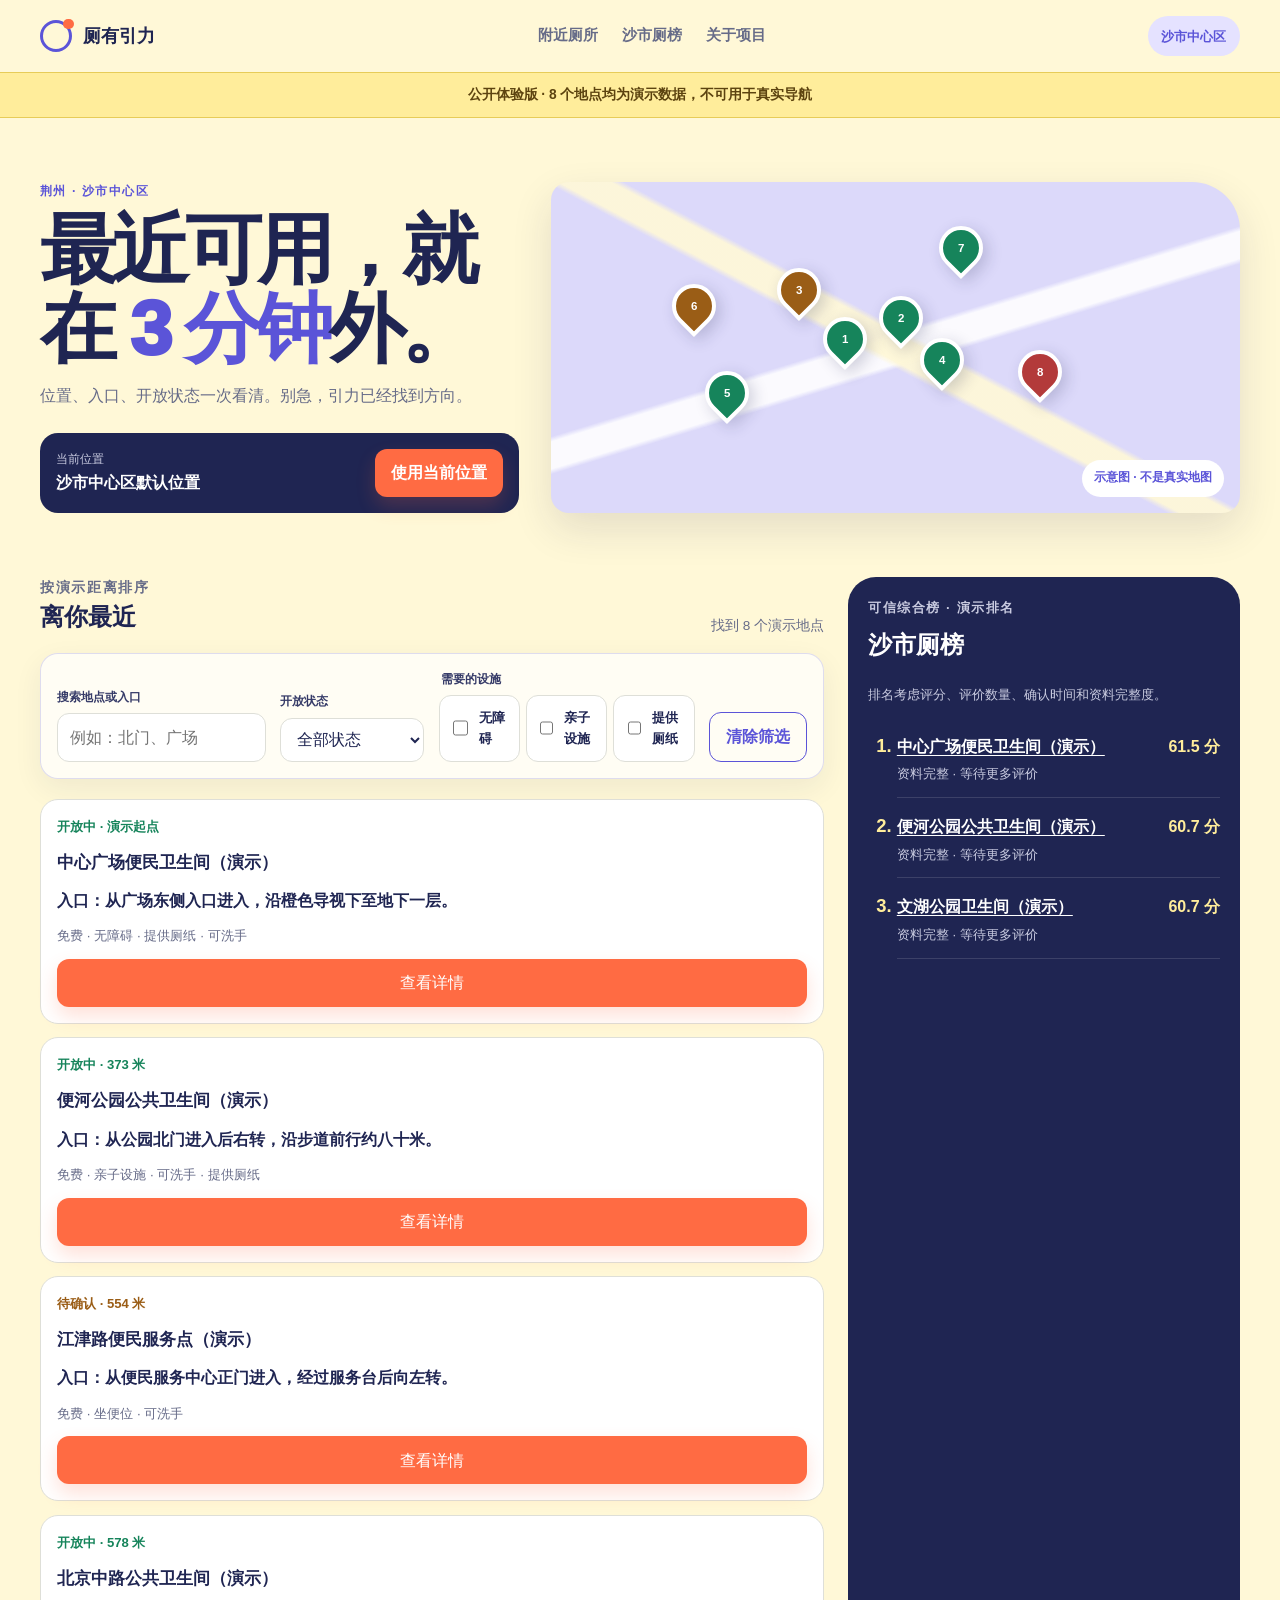
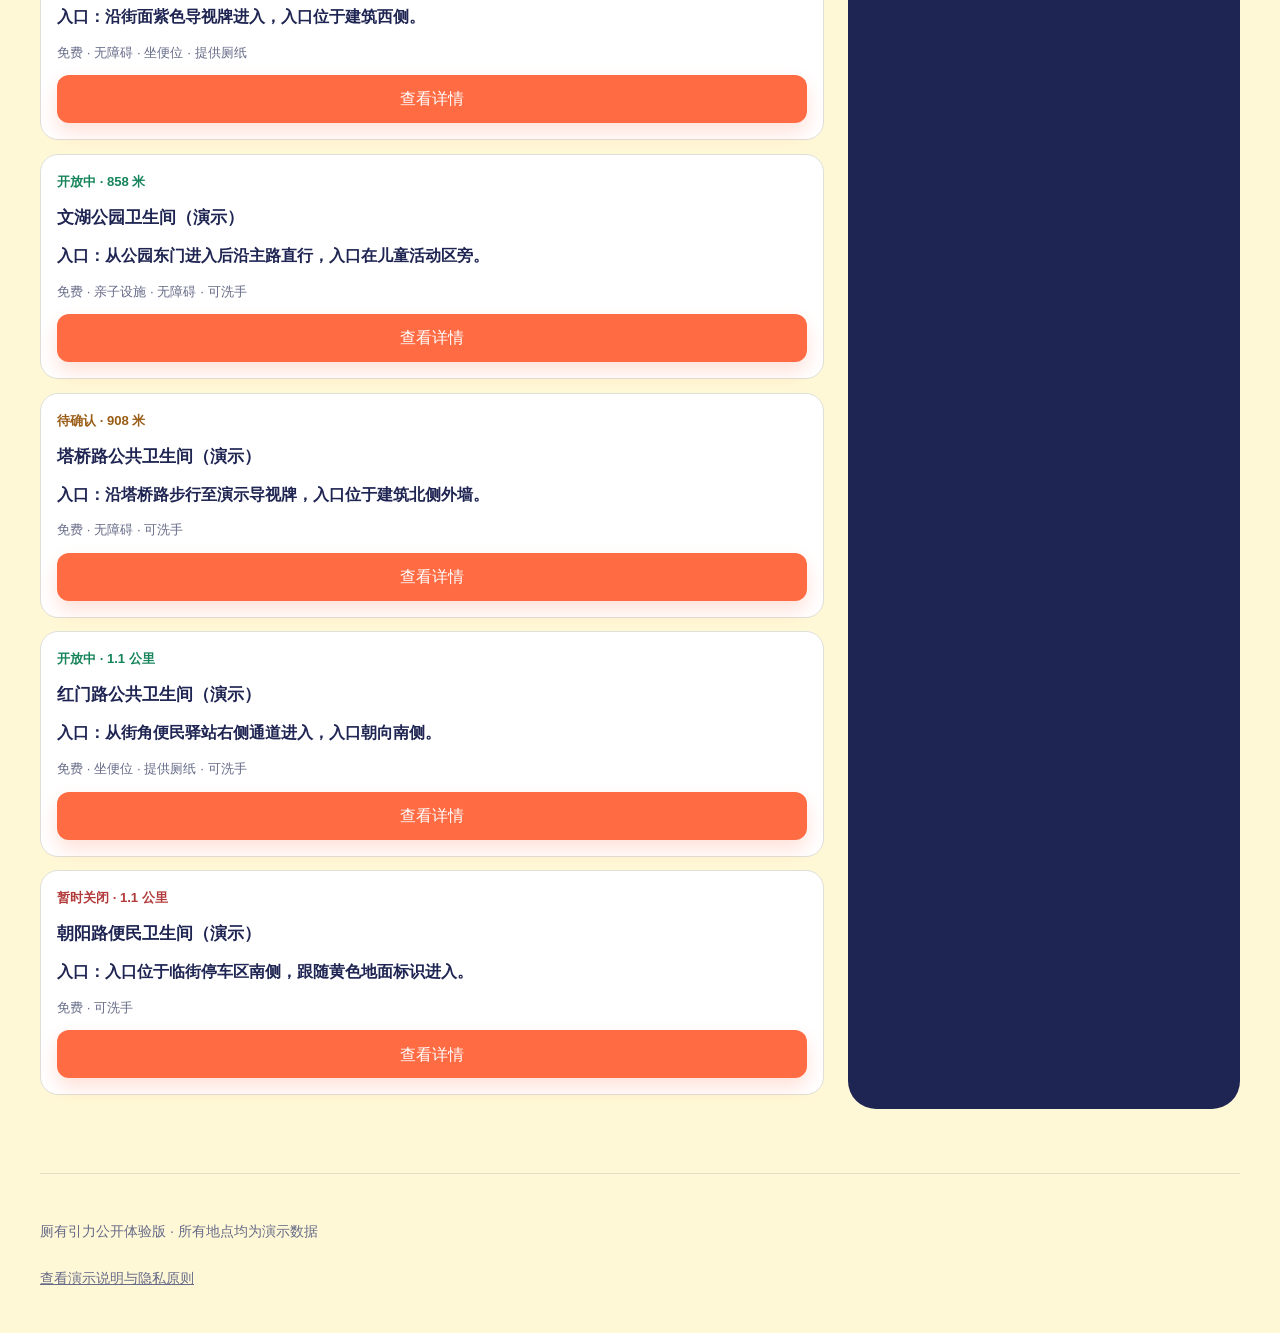
<file: index.html>
<!doctype html>
<html lang="zh-CN">
<head>
  <meta charset="utf-8">
  <meta name="viewport" content="width=device-width, initial-scale=1">
  <meta name="description" content="厕有引力：沙市中心区公共厕所查询网站演示。">
  <meta name="robots" content="noindex, nofollow, noarchive">
  <title>厕有引力｜沙市中心区演示</title>
  <link rel="icon" href="assets/favicon.svg" type="image/svg+xml">
  <link rel="stylesheet" href="styles/tokens.css">
  <link rel="stylesheet" href="styles/base.css">
  <link rel="stylesheet" href="styles/components.css">
  <link rel="stylesheet" href="styles/home.css">
  <script type="module" src="scripts/home.js"></script>
</head>
<body>
  <a class="skip-link" href="#main">跳到主要内容</a>
  <header class="site-header page-shell">
    <a class="brand" href="index.html" aria-label="厕有引力首页">
      <span class="brand-mark" aria-hidden="true"></span>
      <span>厕有引力</span>
    </a>
    <nav class="site-nav" aria-label="主要导航">
      <a href="#nearby">附近厕所</a>
      <a href="#ranking">沙市厕榜</a>
      <a href="about.html">关于项目</a>
    </nav>
    <span class="city-chip">沙市中心区</span>
  </header>

  <div class="demo-banner" role="note">公开体验版 · 8 个地点均为演示数据，不可用于真实导航</div>

  <main id="main" class="page-shell">
    <section class="hero" aria-labelledby="hero-title">
      <div class="hero-copy">
        <p class="eyebrow">荆州 · 沙市中心区</p>
        <h1 id="hero-title">最近可用，就在 <em>3 分钟</em>外。</h1>
        <p class="hero-lead">位置、入口、开放状态一次看清。别急，引力已经找到方向。</p>
        <div class="location-card">
          <div>
            <p class="location-label">当前位置</p>
            <p id="location-status" class="location-value" role="status">沙市中心区默认位置</p>
          </div>
          <button id="locate-button" class="button button--primary" type="button">使用当前位置</button>
        </div>
      </div>

      <div id="demo-map" class="demo-map" aria-label="沙市中心区演示地图">
        <p class="map-note">示意图 · 不是真实地图</p>
      </div>
    </section>

    <div class="content-grid">
      <section id="nearby" aria-labelledby="nearby-title">
        <div class="section-heading">
          <div>
            <p class="eyebrow">按演示距离排序</p>
            <h2 id="nearby-title">离你最近</h2>
          </div>
          <p id="result-summary" role="status">正在整理演示地点…</p>
        </div>

        <form id="filters" class="filter-panel" role="search">
          <label class="filter-search" for="search-input">
            <span>搜索地点或入口</span>
            <input id="search-input" type="search" autocomplete="off" placeholder="例如：北门、广场">
          </label>
          <label for="status-filter">
            <span>开放状态</span>
            <select id="status-filter">
              <option value="all">全部状态</option>
              <option value="open">只看开放</option>
              <option value="uncertain">待确认</option>
              <option value="closed">暂时关闭</option>
            </select>
          </label>
          <fieldset>
            <legend>需要的设施</legend>
            <label><input type="checkbox" name="facility" value="accessible">无障碍</label>
            <label><input type="checkbox" name="facility" value="family">亲子设施</label>
            <label><input type="checkbox" name="facility" value="toilet-paper">提供厕纸</label>
          </fieldset>
          <button class="button filter-reset" type="reset">清除筛选</button>
        </form>

        <div id="toilet-list" aria-live="polite"></div>
        <div id="empty-state" class="empty-state" hidden>
          <p class="eyebrow">引力暂时失联</p>
          <h3>没有符合这些条件的演示地点</h3>
          <p>可以减少设施条件，或换一个入口关键词。</p>
          <button id="clear-filters" class="button button--primary" type="button">清除筛选</button>
        </div>
      </section>

      <aside id="ranking" class="ranking-card" aria-labelledby="ranking-title">
        <p class="eyebrow">可信综合榜 · 演示排名</p>
        <h2 id="ranking-title">沙市厕榜</h2>
        <p>排名考虑评分、评价数量、确认时间和资料完整度。</p>
        <ol id="ranking-list" class="ranking-list">
          <li><strong>中心广场便民卫生间</strong><small>评价充分 · 近期确认</small></li>
          <li><strong>便河公园公共卫生间</strong><small>入口清晰 · 资料完整</small></li>
          <li><strong>北京中路公共卫生间</strong><small>状态稳定 · 设施完整</small></li>
        </ol>
      </aside>
    </div>
  </main>

  <footer class="site-footer page-shell">
    <p>厕有引力公开体验版 · 所有地点均为演示数据</p>
    <a href="about.html">查看演示说明与隐私原则</a>
  </footer>

  <noscript>请启用 JavaScript 以使用厕所查询功能。</noscript>
</body>
</html>
</file>
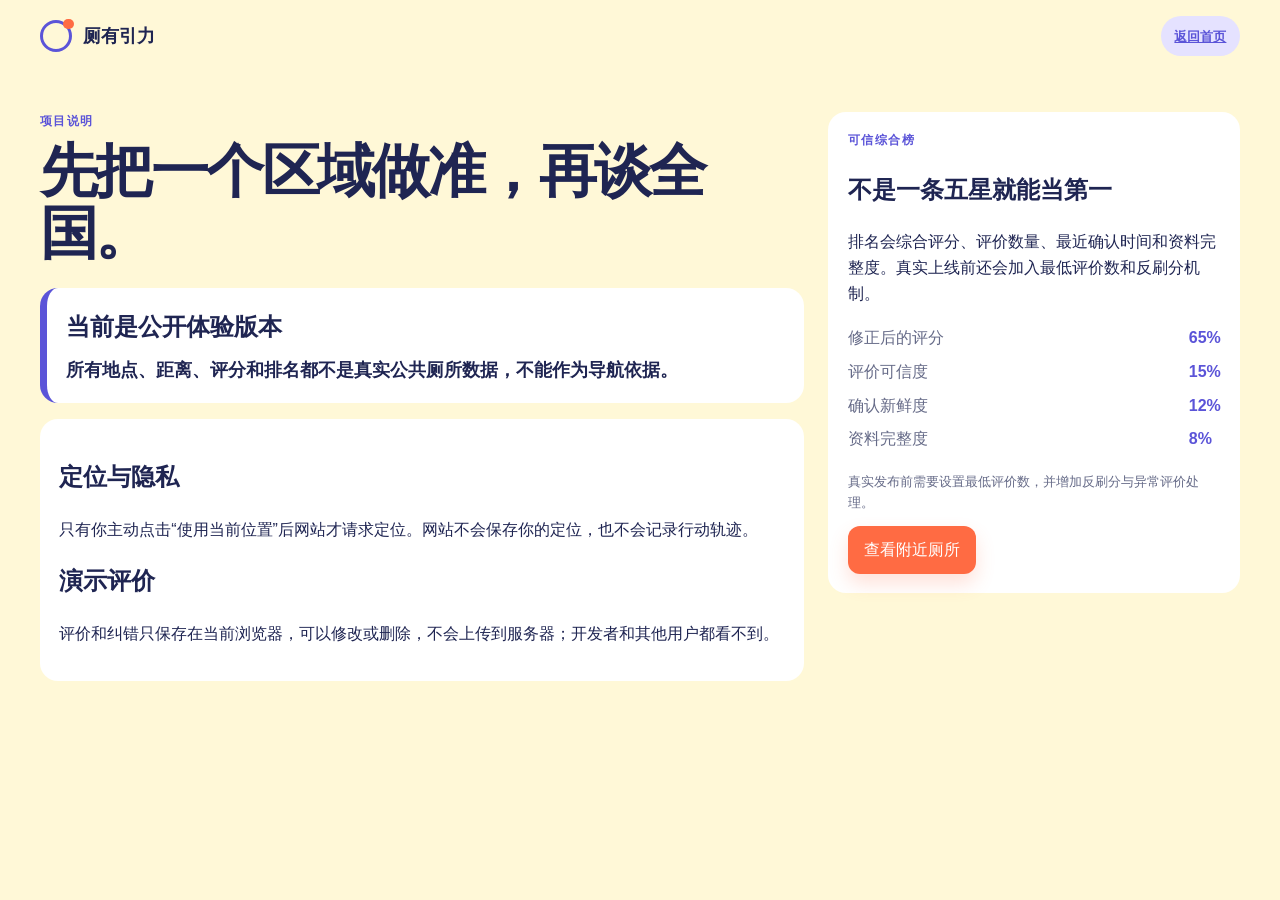
<file: about.html>
<!doctype html>
<html lang="zh-CN">
<head>
  <meta charset="utf-8">
  <meta name="viewport" content="width=device-width, initial-scale=1">
  <meta name="robots" content="noindex, nofollow, noarchive">
  <title>关于项目｜厕有引力</title>
  <link rel="icon" href="assets/favicon.svg" type="image/svg+xml">
  <link rel="stylesheet" href="styles/tokens.css">
  <link rel="stylesheet" href="styles/base.css">
  <link rel="stylesheet" href="styles/components.css">
  <link rel="stylesheet" href="styles/detail.css">
</head>
<body>
  <a class="skip-link" href="#main">跳到主要内容</a>
  <header class="site-header page-shell">
    <a class="brand" href="index.html"><span class="brand-mark" aria-hidden="true"></span><span>厕有引力</span></a>
    <a class="city-chip" href="index.html">返回首页</a>
  </header>
  <main id="main" class="detail-layout page-shell">
    <article class="detail-main">
      <p class="eyebrow">项目说明</p>
      <h1 class="detail-title">先把一个区域做准，再谈全国。</h1>
      <section class="entrance-card">
        <h2>当前是公开体验版本</h2>
        <p>所有地点、距离、评分和排名都不是真实公共厕所数据，不能作为导航依据。</p>
      </section>
      <section class="facts-card">
        <h2>定位与隐私</h2>
        <p>只有你主动点击“使用当前位置”后网站才请求定位。网站不会保存你的定位，也不会记录行动轨迹。</p>
        <h2>演示评价</h2>
        <p>评价和纠错只保存在当前浏览器，可以修改或删除，不会上传到服务器；开发者和其他用户都看不到。</p>
      </section>
    </article>
    <aside class="review-panel">
      <p class="eyebrow">可信综合榜</p>
      <h2>不是一条五星就能当第一</h2>
      <p>排名会综合评分、评价数量、最近确认时间和资料完整度。真实上线前还会加入最低评价数和反刷分机制。</p>
      <dl class="ranking-weights">
        <dt>修正后的评分</dt><dd>65%</dd>
        <dt>评价可信度</dt><dd>15%</dd>
        <dt>确认新鲜度</dt><dd>12%</dd>
        <dt>资料完整度</dt><dd>8%</dd>
      </dl>
      <p class="review-note">真实发布前需要设置最低评价数，并增加反刷分与异常评价处理。</p>
      <a class="button button--primary" href="index.html">查看附近厕所</a>
    </aside>
  </main>
</body>
</html>
</file>
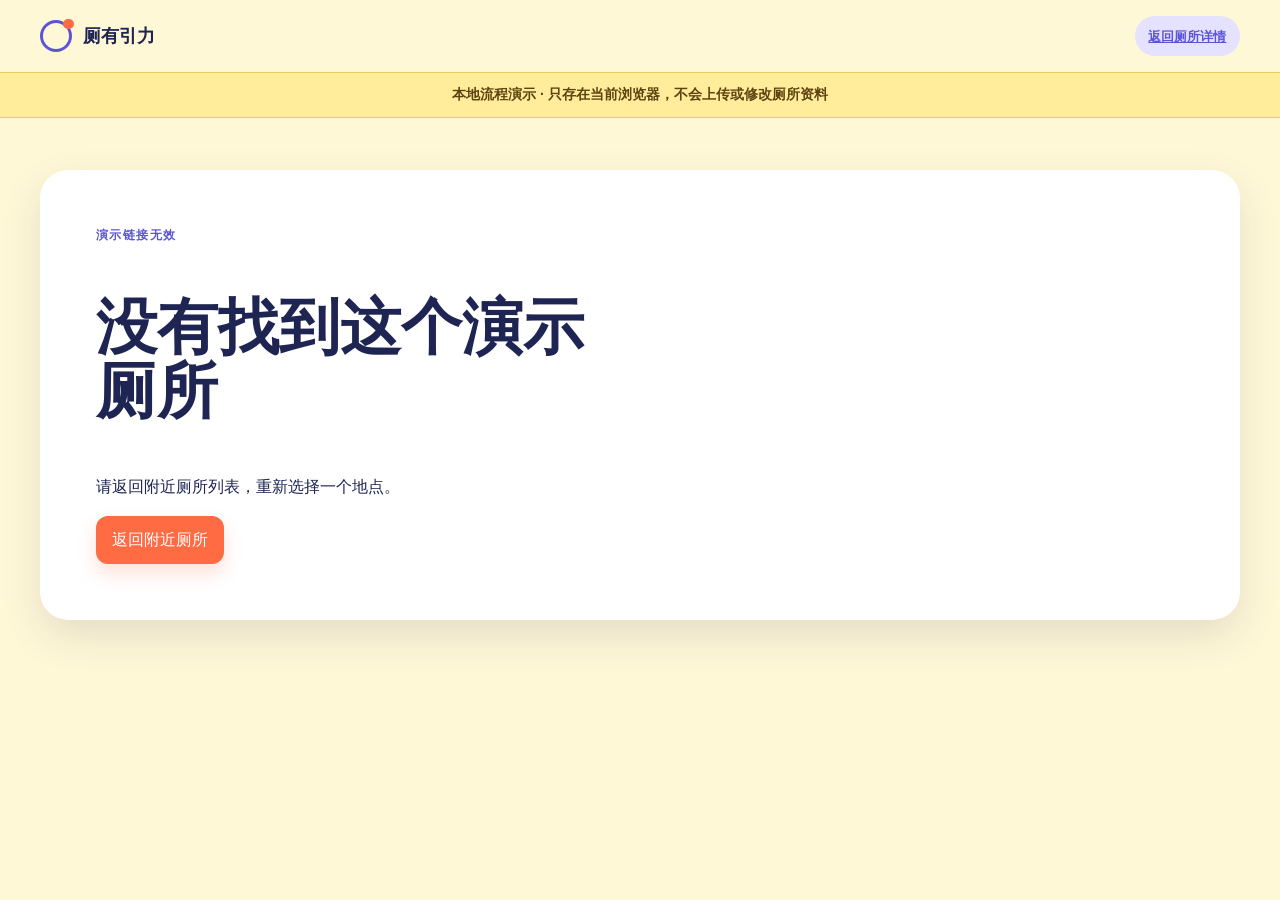
<file: correction.html>
<!doctype html>
<html lang="zh-CN">
<head>
  <meta charset="utf-8">
  <meta name="viewport" content="width=device-width, initial-scale=1">
  <meta name="robots" content="noindex, nofollow, noarchive">
  <title>帮忙纠正信息｜厕有引力</title>
  <link rel="icon" href="assets/favicon.svg" type="image/svg+xml">
  <link rel="stylesheet" href="styles/tokens.css">
  <link rel="stylesheet" href="styles/base.css">
  <link rel="stylesheet" href="styles/components.css">
  <link rel="stylesheet" href="styles/correction.css">
  <script type="module" src="scripts/correction.js"></script>
</head>
<body>
  <a class="skip-link" href="#main">跳到主要内容</a>
  <header class="site-header page-shell">
    <a class="brand" href="index.html"><span class="brand-mark" aria-hidden="true"></span><span>厕有引力</span></a>
    <a id="back-to-detail" class="city-chip" href="index.html">返回厕所详情</a>
  </header>
  <div class="demo-banner" role="note">本地流程演示 · 只存在当前浏览器，不会上传或修改厕所资料</div>

  <main id="main" class="correction-layout page-shell">
    <section id="correction-intro" class="correction-intro" aria-labelledby="page-title">
      <p class="eyebrow">帮资料离正确更近一点</p>
      <h1 id="page-title">发现信息不对？<br>告诉我们。</h1>
      <p id="toilet-name" class="selected-place">正在读取演示地点…</p>
      <div class="privacy-note" role="note">
        <strong>不要填写个人隐私</strong>
        <p>不需要姓名、电话、照片、实时位置、家庭或学校信息。</p>
        <p>内容只保存在你当前使用的浏览器里，开发者和其他用户都看不到。</p>
      </div>
    </section>

    <section id="correction-workspace" class="correction-workspace" aria-labelledby="form-title">
      <form id="correction-form">
        <div class="form-heading">
          <span class="step-mark" aria-hidden="true">1</span>
          <div>
            <p class="eyebrow">先选一项</p>
            <h2 id="form-title">哪里不对？</h2>
          </div>
        </div>

        <fieldset class="category-grid">
          <legend class="visually-hidden">选择要纠正的信息</legend>
          <label><input type="radio" name="category" value="availability" required><span>厕所状态</span></label>
          <label><input type="radio" name="category" value="opening-hours"><span>开放时间</span></label>
          <label><input type="radio" name="category" value="entrance"><span>入口说明</span></label>
          <label><input type="radio" name="category" value="fee"><span>收费情况</span></label>
          <label><input type="radio" name="category" value="facilities"><span>设施信息</span></label>
          <label><input type="radio" name="category" value="other"><span>其他问题</span></label>
        </fieldset>

        <div id="category-fields" aria-live="polite">
          <section class="category-section" data-category-section="availability" hidden>
            <label>现在是什么状态？
              <select name="availabilityState" required disabled>
                <option value="">请选择</option>
                <option value="open">可以正常使用</option>
                <option value="temporarily-unavailable">暂时无法使用</option>
                <option value="removed">已关闭或拆除</option>
                <option value="uncertain">不确定</option>
              </select>
            </label>
          </section>

          <section class="category-section" data-category-section="opening-hours" hidden>
            <label>新的开放时间
              <input name="openingHours" maxlength="120" placeholder="例如：07:00–22:00，或不确定" required disabled>
            </label>
          </section>

          <section class="category-section" data-category-section="entrance" hidden>
            <label>正确的入口说明
              <textarea name="entranceDescription" maxlength="200" rows="4" placeholder="从哪里进入，路上有什么明显标志？" required disabled></textarea>
            </label>
          </section>

          <section class="category-section" data-category-section="fee" hidden>
            <label>现在的收费情况
              <select name="feeType" required disabled>
                <option value="">请选择</option>
                <option value="free">免费</option>
                <option value="paid">需要收费</option>
                <option value="uncertain">不确定</option>
              </select>
            </label>
            <label>金额或收费说明（可不填）
              <input name="feeAmount" maxlength="50" placeholder="例如：每次1元" disabled>
            </label>
          </section>

          <section class="category-section" data-category-section="facilities" hidden>
            <p class="field-help">只选择你确认发生变化的设施，其他项保持“未选择”。</p>
            <div class="facility-correction-grid">
              <label>洗手池<select name="facilityHandWash" disabled><option value="">未选择</option><option value="present">有</option><option value="absent">没有</option><option value="uncertain">不确定</option></select></label>
              <label>厕纸<select name="facilityToiletPaper" disabled><option value="">未选择</option><option value="present">有</option><option value="absent">没有</option><option value="uncertain">不确定</option></select></label>
              <label>坐便位<select name="facilitySeated" disabled><option value="">未选择</option><option value="present">有</option><option value="absent">没有</option><option value="uncertain">不确定</option></select></label>
              <label>无障碍设施<select name="facilityAccessible" disabled><option value="">未选择</option><option value="present">有</option><option value="absent">没有</option><option value="uncertain">不确定</option></select></label>
              <label>亲子设施<select name="facilityFamily" disabled><option value="">未选择</option><option value="present">有</option><option value="absent">没有</option><option value="uncertain">不确定</option></select></label>
            </div>
          </section>

          <section class="category-section" data-category-section="other" hidden>
            <label>请说明问题
              <textarea name="otherDescription" maxlength="300" rows="4" placeholder="只写与这个厕所资料有关的内容" required disabled></textarea>
            </label>
          </section>
        </div>

        <div class="form-heading form-heading--second">
          <span class="step-mark" aria-hidden="true">2</span>
          <div>
            <p class="eyebrow">可选</p>
            <h2>再补充一句</h2>
          </div>
        </div>
        <label class="note-field">补充说明
          <textarea name="note" maxlength="300" rows="4" placeholder="例如：信息来自现场告示牌。不要填写个人信息。"></textarea>
        </label>

        <div class="form-actions">
          <button id="save-correction" class="button button--primary" type="submit">保存本地演示提交</button>
          <button id="cancel-edit" class="button button--secondary" type="button" hidden>取消修改</button>
        </div>
        <p id="form-status" class="message" role="status"></p>
      </form>

      <section class="my-submissions" aria-labelledby="submissions-title">
        <div class="section-heading">
          <div>
            <p class="eyebrow">只存在此浏览器</p>
            <h2 id="submissions-title">我的提交</h2>
          </div>
          <span id="submission-count" class="count-chip">0条</span>
        </div>
        <div id="submission-errors" class="error-box" role="alert" hidden></div>
        <div id="submission-list" aria-live="polite"></div>
      </section>
    </section>

    <section id="not-found" class="not-found-card" hidden>
      <p class="eyebrow">演示链接无效</p>
      <h1>没有找到这个演示厕所</h1>
      <p>请返回附近厕所列表，重新选择一个地点。</p>
      <a class="button button--primary" href="index.html#nearby">返回附近厕所</a>
    </section>
  </main>
</body>
</html>
</file>
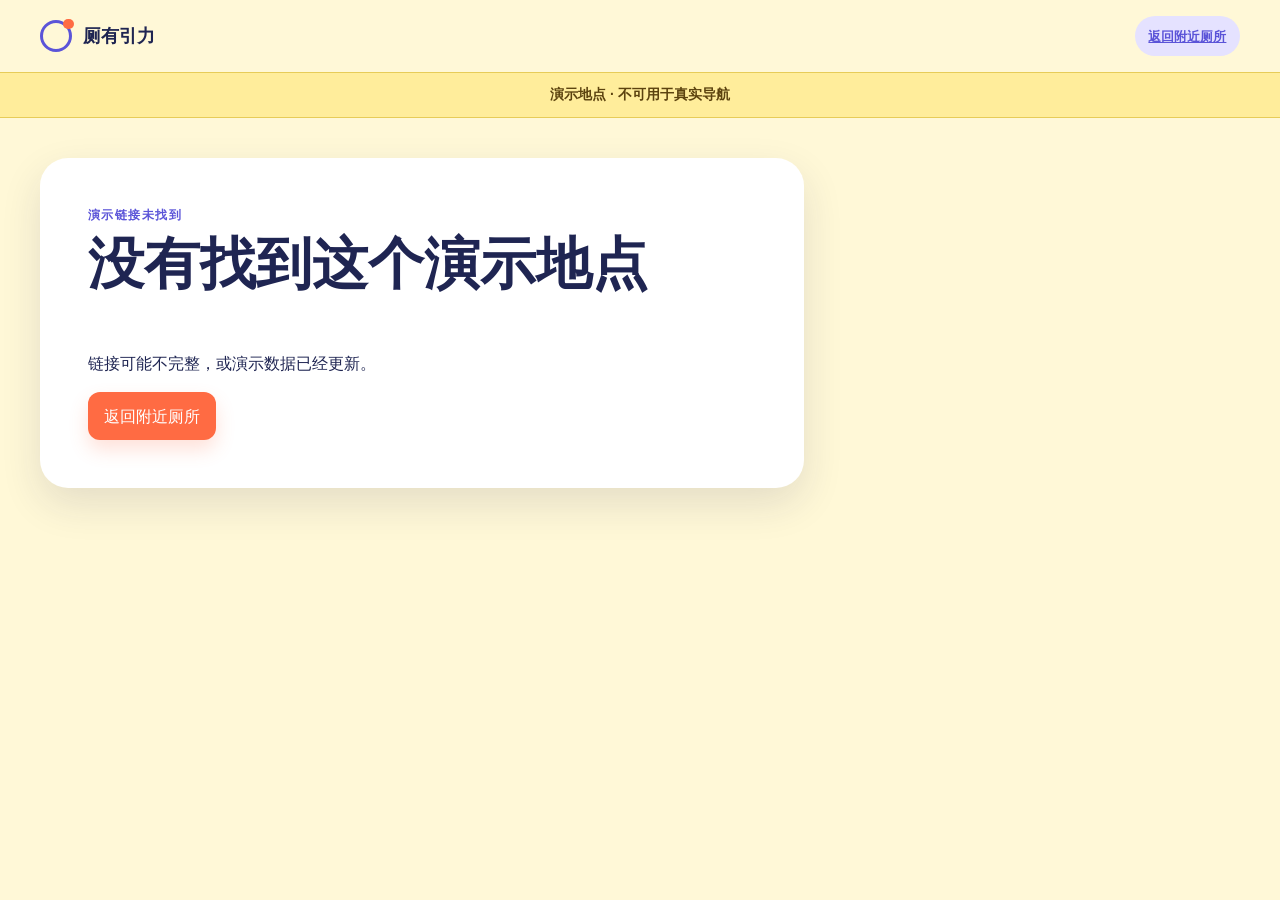
<file: detail.html>
<!doctype html>
<html lang="zh-CN">
<head>
  <meta charset="utf-8">
  <meta name="viewport" content="width=device-width, initial-scale=1">
  <meta name="robots" content="noindex, nofollow, noarchive">
  <title>厕所详情｜厕有引力</title>
  <link rel="icon" href="assets/favicon.svg" type="image/svg+xml">
  <link rel="stylesheet" href="styles/tokens.css">
  <link rel="stylesheet" href="styles/base.css">
  <link rel="stylesheet" href="styles/components.css">
  <link rel="stylesheet" href="styles/detail.css">
  <script type="module" src="scripts/detail.js"></script>
</head>
<body>
  <a class="skip-link" href="#main">跳到主要内容</a>
  <header class="site-header page-shell">
    <a class="brand" href="index.html"><span class="brand-mark" aria-hidden="true"></span><span>厕有引力</span></a>
    <a class="city-chip" href="index.html">返回附近厕所</a>
  </header>
  <div class="demo-banner" role="note">演示地点 · 不可用于真实导航</div>

  <main id="main" class="detail-layout page-shell">
    <article id="detail-root" class="detail-main" aria-live="polite">
      <p>正在读取演示地点…</p>
    </article>

    <aside class="review-panel" aria-labelledby="reviews-title">
      <p class="eyebrow">仅存此浏览器</p>
      <h2 id="reviews-title">写下演示评价</h2>
      <p class="review-note">演示评价只保存在你当前使用的浏览器里，开发者和其他用户都看不到；清除浏览器数据后会消失。</p>
      <form id="review-form">
        <div class="rating-grid">
          <label>综合评分<select name="overallRating" required><option value="5">5 分</option><option value="4">4 分</option><option value="3">3 分</option><option value="2">2 分</option><option value="1">1 分</option></select></label>
          <label>卫生<select name="cleanlinessRating" required><option value="5">5 分</option><option value="4">4 分</option><option value="3">3 分</option><option value="2">2 分</option><option value="1">1 分</option></select></label>
          <label>好找程度<select name="findabilityRating" required><option value="5">5 分</option><option value="4">4 分</option><option value="3">3 分</option><option value="2">2 分</option><option value="1">1 分</option></select></label>
          <label>设施体验<select name="facilityRating" required><option value="5">5 分</option><option value="4">4 分</option><option value="3">3 分</option><option value="2">2 分</option><option value="1">1 分</option></select></label>
        </div>
        <label>短评<textarea name="content" maxlength="300" rows="5" placeholder="入口是否好找？设施体验如何？"></textarea></label>
        <div class="review-form-actions">
          <button id="save-review" class="button button--dark" type="submit">保存到此浏览器</button>
          <button id="cancel-edit" class="button button--secondary" type="button" hidden>取消修改</button>
        </div>
      </form>
      <p id="review-status" role="status"></p>
      <section class="reviews-section" aria-labelledby="review-list-title">
        <h3 id="review-list-title">这个地点的演示评价</h3>
        <div id="review-list" aria-live="polite"></div>
      </section>
    </aside>
  </main>
</body>
</html>
</file>
<file: styles/tokens.css>
:root {
  --ink: #1f2552;
  --ink-soft: #363b68;
  --orbit: #5b54d8;
  --orbit-soft: #e5e2ff;
  --action: #ff6b43;
  --action-dark: #d94b28;
  --warm: #fff8d7;
  --warm-deep: #ffed9b;
  --open: #16845b;
  --uncertain: #9a5d16;
  --closed: #b33a3a;
  --paper: #ffffff;
  --surface: #fffdf4;
  --muted: #666b88;
  --line: #dedfd8;
  --radius-sm: 0.75rem;
  --radius-md: 1.125rem;
  --radius-lg: 1.75rem;
  --shadow: 0 1rem 2.5rem rgba(31, 37, 82, 0.12);
  --content: 75rem;
}
</file>
<file: styles/base.css>
*,
*::before,
*::after {
  box-sizing: border-box;
}

html {
  color: var(--ink);
  background: var(--warm);
  font-family: -apple-system, BlinkMacSystemFont, "PingFang SC", "Microsoft YaHei", sans-serif;
  line-height: 1.6;
  scroll-behavior: smooth;
}

body {
  min-width: 0;
  margin: 0;
  overflow-x: hidden;
}

[hidden] {
  display: none !important;
}

img,
svg {
  max-width: 100%;
}

a {
  color: inherit;
}

button,
input,
select,
textarea,
a.button {
  min-height: 44px;
  font: inherit;
}

button,
a {
  -webkit-tap-highlight-color: transparent;
}

:focus-visible {
  outline: 3px solid var(--orbit);
  outline-offset: 3px;
}

.skip-link {
  position: absolute;
  left: -9999px;
}

.skip-link:focus {
  top: 1rem;
  left: 1rem;
  z-index: 100;
  padding: 0.75rem 1rem;
  border-radius: var(--radius-sm);
  background: var(--paper);
}

.page-shell {
  width: min(100% - 2rem, var(--content));
  margin-inline: auto;
}

.visually-hidden {
  position: absolute;
  width: 1px;
  height: 1px;
  padding: 0;
  margin: -1px;
  overflow: hidden;
  clip: rect(0, 0, 0, 0);
  white-space: nowrap;
  border: 0;
}

@media (prefers-reduced-motion: reduce) {
  *,
  *::before,
  *::after {
    scroll-behavior: auto !important;
    animation-duration: 0.01ms !important;
    transition-duration: 0.01ms !important;
  }
}
</file>
<file: styles/components.css>
.site-header {
  display: flex;
  align-items: center;
  justify-content: space-between;
  gap: 1rem;
  min-height: 4.5rem;
}

.brand {
  display: inline-flex;
  align-items: center;
  gap: 0.7rem;
  font-size: 1.15rem;
  font-weight: 900;
  text-decoration: none;
}

.brand-mark {
  position: relative;
  width: 2rem;
  height: 2rem;
  border: 3px solid var(--orbit);
  border-radius: 50%;
}

.brand-mark::after {
  position: absolute;
  top: -0.25rem;
  right: -0.3rem;
  width: 0.65rem;
  height: 0.65rem;
  border-radius: 50%;
  background: var(--action);
  content: "";
}

.site-nav {
  display: none;
  align-items: center;
  gap: 1.5rem;
}

.site-nav a {
  color: var(--muted);
  font-size: 0.92rem;
  font-weight: 700;
  text-decoration: none;
}

.city-chip {
  display: inline-flex;
  align-items: center;
  min-height: 2.5rem;
  padding-inline: 0.85rem;
  border-radius: 999px;
  background: var(--orbit-soft);
  color: var(--orbit);
  font-size: 0.82rem;
  font-weight: 800;
}

.demo-banner {
  padding: 0.7rem 1rem;
  border-block: 1px solid #e7cc58;
  background: var(--warm-deep);
  color: #5c430f;
  font-size: 0.86rem;
  font-weight: 750;
  text-align: center;
}

.button {
  display: inline-flex;
  align-items: center;
  justify-content: center;
  gap: 0.5rem;
  padding: 0.7rem 1rem;
  border: 0;
  border-radius: var(--radius-sm);
  font-weight: 850;
  text-decoration: none;
  cursor: pointer;
}

.button--primary {
  background: var(--action);
  color: #fff;
  box-shadow: 0 0.6rem 1.2rem rgba(255, 107, 67, 0.2);
}

.button--dark {
  background: var(--ink);
  color: #fff;
}

.button--secondary {
  border: 1px solid var(--orbit);
  background: transparent;
  color: var(--orbit);
}

.button--danger {
  border: 1px solid var(--closed);
  background: transparent;
  color: var(--closed);
}

.button:disabled {
  cursor: not-allowed;
  opacity: 0.7;
}

.status {
  margin: 0;
  font-size: 0.82rem;
  font-weight: 850;
}

.status--open {
  color: var(--open);
}

.status--uncertain {
  color: var(--uncertain);
}

.status--closed {
  color: var(--closed);
}

.eyebrow {
  margin: 0 0 0.5rem;
  color: var(--orbit);
  font-size: 0.78rem;
  font-weight: 900;
  letter-spacing: 0.12em;
  text-transform: uppercase;
}

.section-heading {
  display: flex;
  align-items: end;
  justify-content: space-between;
  gap: 1rem;
  margin-bottom: 1rem;
}

.section-heading h2,
.section-heading p {
  margin: 0;
}

.section-heading p {
  color: var(--muted);
  font-size: 0.85rem;
}

.site-footer {
  margin-top: 4rem;
  padding-block: 2rem;
  border-top: 1px solid rgba(31, 37, 82, 0.12);
  color: var(--muted);
  font-size: 0.88rem;
}

.site-footer a {
  display: inline-flex;
  align-items: center;
  min-height: 44px;
}

@media (min-width: 48rem) {
  .site-nav {
    display: flex;
  }
}
</file>
<file: styles/home.css>
.hero {
  display: grid;
  gap: 1.5rem;
  padding-block: 2.5rem 1.75rem;
}

.hero-copy {
  align-self: center;
}

.hero h1 {
  max-width: 12ch;
  margin: 0;
  font-size: clamp(2.5rem, 10vw, 4.8rem);
  font-weight: 950;
  letter-spacing: -0.06em;
  line-height: 1.02;
}

.hero h1 em {
  color: var(--orbit);
  font-style: normal;
}

.hero-lead {
  max-width: 30rem;
  margin-block: 1rem 1.25rem;
  color: var(--muted);
}

.location-card {
  display: flex;
  align-items: center;
  justify-content: space-between;
  gap: 1rem;
  margin-top: 1.5rem;
  padding: 1rem;
  border-radius: var(--radius-md);
  background: var(--ink);
  color: #fff;
}

.location-card p {
  margin: 0;
}

.location-label {
  color: #c9cbe0;
  font-size: 0.76rem;
}

.location-value {
  font-weight: 850;
}

.demo-map {
  position: relative;
  min-height: 18rem;
  overflow: hidden;
  border-radius: var(--radius-md) 3rem var(--radius-md) var(--radius-md);
  background:
    linear-gradient(28deg, transparent 47%, rgba(255, 248, 215, 0.92) 48% 52%, transparent 53%),
    linear-gradient(-17deg, transparent 46%, rgba(255, 255, 255, 0.88) 47% 52%, transparent 53%),
    #dcd9fa;
  box-shadow: var(--shadow);
}

.map-note {
  position: absolute;
  right: 1rem;
  bottom: 1rem;
  margin: 0;
  padding: 0.55rem 0.75rem;
  border-radius: 999px;
  background: var(--paper);
  color: var(--orbit);
  font-size: 0.76rem;
  font-weight: 850;
}

.map-marker {
  position: absolute;
  display: grid;
  width: 2.75rem;
  min-width: 2.75rem;
  height: 2.75rem;
  min-height: 2.75rem;
  padding: 0;
  place-items: center;
  border: 4px solid #fff;
  border-radius: 50% 50% 50% 0;
  background: var(--orbit);
  color: #fff;
  font-size: 0.72rem;
  font-weight: 900;
  transform: translate(-50%, -50%) rotate(-45deg);
  box-shadow: 0 0.4rem 1rem rgba(31, 37, 82, 0.2);
  cursor: pointer;
}

.map-marker span {
  transform: rotate(45deg);
}

.map-marker--open {
  background: var(--open);
}

.map-marker--uncertain {
  background: var(--uncertain);
}

.map-marker--closed {
  background: var(--closed);
}

.map-marker:hover,
.map-marker:focus-visible {
  z-index: 2;
  transform: translate(-50%, -50%) rotate(-45deg) scale(1.08);
}

.content-grid {
  display: grid;
  gap: 1.5rem;
  padding-top: 1.5rem;
}

.filter-panel {
  display: grid;
  gap: 0.9rem;
  margin-bottom: 1.25rem;
  padding: 1rem;
  border: 1px solid rgba(91, 84, 216, 0.2);
  border-radius: var(--radius-md);
  background: rgba(255, 255, 255, 0.72);
  box-shadow: 0 0.6rem 1.8rem rgba(31, 37, 82, 0.07);
}

.filter-panel > label,
.filter-panel fieldset {
  display: grid;
  gap: 0.35rem;
  min-width: 0;
}

.filter-panel > label > span,
.filter-panel legend {
  color: var(--ink-soft);
  font-size: 0.78rem;
  font-weight: 850;
}

.filter-panel input[type="search"],
.filter-panel select {
  width: 100%;
  min-width: 0;
  padding: 0.65rem 0.75rem;
  border: 1px solid var(--line);
  border-radius: var(--radius-sm);
  background: var(--paper);
  color: var(--ink);
}

.filter-panel fieldset {
  grid-template-columns: repeat(2, minmax(0, 1fr));
  margin: 0;
  padding: 0;
  border: 0;
}

.filter-panel legend {
  grid-column: 1 / -1;
  margin-bottom: 0.35rem;
}

.filter-panel fieldset label {
  display: flex;
  min-height: 44px;
  align-items: center;
  gap: 0.5rem;
  padding: 0.45rem 0.6rem;
  border: 1px solid var(--line);
  border-radius: var(--radius-sm);
  background: var(--paper);
  font-size: 0.84rem;
  font-weight: 700;
}

.filter-panel input[type="checkbox"] {
  width: 1.15rem;
  height: 1.15rem;
  accent-color: var(--orbit);
}

.filter-reset {
  align-self: end;
  border: 1px solid var(--orbit);
  background: transparent;
  color: var(--orbit);
}

.toilet-card {
  display: grid;
  gap: 0.75rem;
  margin-bottom: 0.85rem;
  padding: 1rem;
  border: 1px solid var(--line);
  border-radius: var(--radius-md);
  background: var(--paper);
}

.toilet-card h3,
.toilet-card p {
  margin: 0;
}

.toilet-card h3 {
  font-size: 1.06rem;
}

.toilet-entrance {
  overflow-wrap: anywhere;
  font-weight: 700;
}

.toilet-meta {
  color: var(--muted);
  font-size: 0.84rem;
}

.empty-state {
  padding: 2rem 1.25rem;
  border: 2px dashed rgba(91, 84, 216, 0.35);
  border-radius: var(--radius-lg);
  background: rgba(255, 255, 255, 0.55);
  text-align: center;
}

.empty-state[hidden] {
  display: none;
}

.empty-state h3,
.empty-state p {
  margin-block: 0 0.6rem;
}

.ranking-card {
  padding: 1.25rem;
  border-radius: var(--radius-lg);
  background: var(--ink);
  color: #fff;
}

.ranking-card h2,
.ranking-card p {
  margin-top: 0;
}

.ranking-card > p {
  color: #c9cbe0;
  font-size: 0.82rem;
}

.ranking-list {
  margin: 0;
  padding-left: 1.8rem;
}

.ranking-list li {
  padding: 0.8rem 0;
  border-bottom: 1px solid rgba(255, 255, 255, 0.13);
}

.ranking-list li::marker {
  color: var(--warm-deep);
  font-size: 1.15rem;
  font-weight: 900;
}

.rank-item-heading {
  display: grid;
  grid-template-columns: minmax(0, 1fr) max-content;
  gap: 0.75rem;
  align-items: baseline;
}

.rank-item-heading a {
  font-weight: 850;
  text-decoration-thickness: 0.08em;
  text-underline-offset: 0.2em;
}

.rank-item-heading strong {
  color: var(--warm-deep);
  white-space: nowrap;
}

.rank-item p {
  margin: 0.25rem 0 0;
  color: #c9cbe0;
  font-size: 0.82rem;
}

@media (min-width: 56rem) {
  .hero {
    grid-template-columns: 0.82fr 1.18fr;
    gap: 2rem;
    padding-block: 4rem 2.5rem;
  }

  .content-grid {
    grid-template-columns: minmax(0, 1.5fr) minmax(17rem, 0.75fr);
  }

  .filter-panel {
    grid-template-columns: minmax(13rem, 1.2fr) minmax(9rem, 0.7fr) minmax(16rem, 1.4fr) auto;
    align-items: end;
  }

  .filter-panel fieldset {
    grid-template-columns: repeat(3, minmax(0, 1fr));
  }
}
</file>
<file: styles/detail.css>
.detail-layout {
  display: grid;
  gap: 1.5rem;
  padding-block: 2.5rem;
}

.detail-main,
.review-panel {
  min-width: 0;
}

.detail-title {
  margin: 0.4rem 0 0.75rem;
  font-size: clamp(2rem, 8vw, 3.6rem);
  letter-spacing: -0.045em;
  line-height: 1.08;
}

.entrance-card,
.facts-card,
.review-panel {
  padding: 1.2rem;
  border-radius: var(--radius-md);
  background: var(--paper);
}

.entrance-card {
  margin-block: 1.5rem 1rem;
  border-left: 0.45rem solid var(--orbit);
}

.entrance-card h2,
.entrance-card p {
  margin: 0;
}

.entrance-card p {
  margin-top: 0.6rem;
  font-size: 1.12rem;
  font-weight: 700;
}

.facts {
  display: grid;
  grid-template-columns: max-content minmax(0, 1fr);
  gap: 0.6rem 1rem;
  margin: 0;
}

.facts dt {
  color: var(--muted);
}

.facts dd {
  margin: 0;
  font-weight: 750;
  overflow-wrap: anywhere;
}

.detail-rating {
  color: var(--ink-soft);
  font-weight: 800;
}

.rank-badge {
  display: grid;
  grid-template-columns: max-content minmax(0, 1fr);
  gap: 0.25rem 0.8rem;
  align-items: baseline;
  margin-bottom: 1rem;
  padding: 0.85rem 1rem;
  border: 1px solid rgba(91, 84, 216, 0.3);
  border-radius: var(--radius-md);
  background: var(--orbit-soft);
}

.rank-badge strong {
  color: var(--orbit);
}

.rank-badge p {
  margin: 0;
  color: var(--ink-soft);
  font-size: 0.84rem;
}

.facility-list {
  display: grid;
  grid-template-columns: repeat(auto-fit, minmax(8.5rem, 1fr));
  gap: 0.75rem;
  margin: 0 0 1.5rem;
  padding: 0;
  list-style: none;
}

.facility-list li {
  padding: 0.75rem;
  border: 1px solid var(--line);
  border-radius: var(--radius-sm);
  background: var(--paper);
  font-weight: 750;
}

.demo-route-card {
  margin-block: 1.5rem;
  padding: 1.2rem;
  border-radius: var(--radius-md);
  background: var(--ink);
  color: #fff;
}

.demo-route-card h2,
.demo-route-card p {
  margin-top: 0;
}

.demo-route-card > p:not(.eyebrow) {
  color: #c9cbe0;
}

.detail-demo-notice {
  padding: 0.8rem 1rem;
  border: 1px solid #e7cc58;
  border-radius: var(--radius-sm);
  background: var(--warm-deep);
  color: #5c430f;
  font-weight: 750;
}

.correction-callout {
  display: flex;
  flex-wrap: wrap;
  gap: 1rem;
  align-items: center;
  justify-content: space-between;
  margin-block: 1.5rem;
  padding: 1.2rem;
  border: 1px solid rgba(91, 84, 216, 0.35);
  border-radius: var(--radius-md);
  background: var(--orbit-soft);
}

.correction-callout__copy {
  min-width: min(100%, 16rem);
  flex: 1 1 18rem;
}

.correction-callout h2,
.correction-callout p {
  margin-top: 0;
}

.correction-callout__copy > p:last-child {
  margin-bottom: 0;
  color: var(--ink-soft);
  font-size: 0.88rem;
}

.not-found-card {
  padding: clamp(1.5rem, 5vw, 3rem);
  border-radius: var(--radius-lg);
  background: var(--paper);
  box-shadow: var(--shadow);
}

.not-found-card h1 {
  margin-top: 0;
  font-size: clamp(2rem, 8vw, 3.5rem);
  line-height: 1.08;
}

.review-panel label {
  display: grid;
  gap: 0.35rem;
  margin-top: 0.8rem;
  font-weight: 750;
}

.rating-grid {
  display: grid;
  grid-template-columns: repeat(2, minmax(0, 1fr));
  gap: 0 0.8rem;
}

.review-panel select,
.review-panel textarea {
  width: 100%;
  padding: 0.7rem;
  border: 1px solid var(--line);
  border-radius: var(--radius-sm);
  background: var(--surface);
}

.review-note {
  color: var(--muted);
  font-size: 0.82rem;
}

.ranking-weights {
  display: grid;
  grid-template-columns: minmax(0, 1fr) max-content;
  gap: 0.5rem 1rem;
  margin-block: 1.2rem;
}

.ranking-weights dt {
  color: var(--muted);
}

.ranking-weights dd {
  margin: 0;
  color: var(--orbit);
  font-weight: 900;
}

.review-form-actions,
.review-actions {
  display: flex;
  flex-wrap: wrap;
  gap: 0.65rem;
  margin-top: 1rem;
}

#review-status:not(:empty) {
  padding: 0.7rem;
  border-radius: var(--radius-sm);
  background: var(--orbit-soft);
  color: var(--ink);
  font-weight: 750;
}

.reviews-section {
  margin-top: 1.5rem;
  padding-top: 1.25rem;
  border-top: 1px solid var(--line);
}

.review-card {
  margin-top: 0.8rem;
  padding: 0.9rem;
  border: 1px solid var(--line);
  border-radius: var(--radius-sm);
  background: var(--surface);
}

.review-card--local {
  border-color: rgba(91, 84, 216, 0.45);
  background: #f8f6ff;
}

.review-card-heading {
  display: flex;
  align-items: baseline;
  justify-content: space-between;
  gap: 0.75rem;
}

.review-card-heading small,
.review-scores {
  color: var(--muted);
  font-size: 0.78rem;
}

.review-content {
  overflow-wrap: anywhere;
  white-space: pre-wrap;
}

.review-actions {
  margin-top: 0.6rem;
}

@media (max-width: 24rem) {
  .rating-grid {
    grid-template-columns: 1fr;
  }

  .rank-badge {
    grid-template-columns: 1fr;
  }
}

@media (min-width: 56rem) {
  .detail-layout {
    grid-template-columns: minmax(0, 1.3fr) minmax(18rem, 0.7fr);
    align-items: start;
  }
}
</file>
<file: styles/correction.css>
.correction-layout {
  display: grid;
  gap: 1.5rem;
  padding-block: 2.2rem 4rem;
}

.correction-intro,
.correction-workspace {
  min-width: 0;
}

.correction-intro h1 {
  max-width: 12ch;
  margin: 0.4rem 0 1rem;
  font-size: clamp(2.35rem, 11vw, 4.6rem);
  letter-spacing: -0.055em;
  line-height: 0.98;
}

.selected-place {
  padding: 0.8rem 1rem;
  border-left: 0.4rem solid var(--action);
  border-radius: 0 var(--radius-sm) var(--radius-sm) 0;
  background: var(--paper);
  font-size: 1.05rem;
  font-weight: 850;
}

.privacy-note {
  margin-top: 1rem;
  padding: 1rem;
  border: 1px solid #e7cc58;
  border-radius: var(--radius-md);
  background: var(--warm-deep);
  color: #5c430f;
}

.privacy-note p {
  margin: 0.25rem 0 0;
  font-size: 0.88rem;
}

.correction-workspace {
  overflow: hidden;
  border-radius: var(--radius-lg);
  background: var(--paper);
  box-shadow: var(--shadow);
}

#correction-form,
.my-submissions {
  padding: clamp(1.1rem, 4vw, 2rem);
}

.form-heading {
  display: flex;
  gap: 0.9rem;
  align-items: center;
  margin-bottom: 1rem;
}

.form-heading--second {
  margin-top: 2rem;
}

.form-heading h2,
.form-heading p {
  margin-block: 0;
}

.step-mark {
  display: inline-grid;
  flex: 0 0 2.6rem;
  width: 2.6rem;
  height: 2.6rem;
  place-items: center;
  border-radius: 50%;
  background: var(--orbit);
  color: #fff;
  font-weight: 900;
  box-shadow: 0.35rem 0.35rem 0 var(--action);
}

.category-grid {
  display: grid;
  grid-template-columns: repeat(2, minmax(0, 1fr));
  gap: 0.65rem;
  min-width: 0;
  margin: 0;
  padding: 0;
  border: 0;
}

.category-grid label {
  position: relative;
  min-width: 0;
  cursor: pointer;
}

.category-grid input {
  position: absolute;
  opacity: 0;
}

.category-grid span {
  display: flex;
  min-height: 3.2rem;
  align-items: center;
  padding: 0.7rem 0.8rem;
  border: 1px solid var(--line);
  border-radius: var(--radius-sm);
  background: var(--surface);
  font-size: 0.88rem;
  font-weight: 800;
}

.category-grid input:checked + span {
  border-color: var(--orbit);
  background: var(--orbit-soft);
  color: var(--orbit);
  box-shadow: inset 0 0 0 1px var(--orbit);
}

.category-grid input:focus-visible + span {
  outline: 3px solid var(--orbit);
  outline-offset: 3px;
}

.category-section {
  margin-top: 1rem;
  padding: 1rem;
  border-radius: var(--radius-md);
  background: #f6f4ff;
}

.category-section label,
.note-field,
.facility-correction-grid label {
  display: grid;
  gap: 0.35rem;
  font-weight: 800;
}

.category-section label + label {
  margin-top: 0.8rem;
}

.category-section input,
.category-section select,
.category-section textarea,
.note-field textarea {
  width: 100%;
  min-width: 0;
  padding: 0.75rem;
  border: 1px solid var(--line);
  border-radius: var(--radius-sm);
  background: var(--paper);
}

.field-help {
  margin-top: 0;
  color: var(--muted);
  font-size: 0.84rem;
}

.facility-correction-grid {
  display: grid;
  gap: 0.7rem;
}

.form-actions,
.submission-actions,
.review-actions {
  display: flex;
  flex-wrap: wrap;
  gap: 0.65rem;
  margin-top: 1rem;
}

.message:not(:empty),
.error-box {
  margin-block: 1rem 0;
  padding: 0.75rem;
  border-radius: var(--radius-sm);
  background: var(--orbit-soft);
  font-weight: 750;
}

.error-box {
  border: 1px solid rgba(179, 58, 58, 0.35);
  background: #fff0f0;
  color: var(--closed);
}

.my-submissions {
  border-top: 1px solid var(--line);
  background: var(--surface);
}

.count-chip {
  padding: 0.25rem 0.65rem;
  border-radius: 999px;
  background: var(--orbit-soft);
  color: var(--orbit);
  font-size: 0.8rem;
  font-weight: 900;
}

.empty-submissions,
.submission-card {
  padding: 1rem;
  border: 1px solid var(--line);
  border-radius: var(--radius-md);
  background: var(--paper);
}

.empty-submissions {
  color: var(--muted);
}

.submission-card + .submission-card {
  margin-top: 0.8rem;
}

.submission-card__top {
  display: flex;
  align-items: start;
  justify-content: space-between;
  gap: 0.75rem;
}

.submission-card h3,
.submission-card p {
  margin-top: 0;
}

.submission-card__detail {
  overflow-wrap: anywhere;
  white-space: pre-wrap;
}

.submission-card__note,
.submission-card time {
  color: var(--muted);
  font-size: 0.82rem;
}

.review-state {
  flex: 0 0 auto;
  padding: 0.25rem 0.55rem;
  border-radius: 999px;
  font-size: 0.76rem;
  font-weight: 900;
}

.review-state--pending {
  background: var(--warm-deep);
  color: #5c430f;
}

.review-state--accepted {
  background: #ddf5eb;
  color: var(--open);
}

.review-state--ignored {
  background: #ececf0;
  color: var(--muted);
}

.not-found-card {
  grid-column: 1 / -1;
  padding: clamp(1.5rem, 6vw, 3.5rem);
  border-radius: var(--radius-lg);
  background: var(--paper);
  box-shadow: var(--shadow);
}

.not-found-card h1 {
  max-width: 16ch;
  font-size: clamp(2rem, 9vw, 3.8rem);
  line-height: 1.05;
}

@media (min-width: 34rem) {
  .category-grid {
    grid-template-columns: repeat(3, minmax(0, 1fr));
  }

  .facility-correction-grid {
    grid-template-columns: repeat(2, minmax(0, 1fr));
  }
}

@media (min-width: 58rem) {
  .correction-layout {
    grid-template-columns: minmax(16rem, 0.72fr) minmax(0, 1.28fr);
    align-items: start;
    gap: 2rem;
    padding-block: 3.2rem 5rem;
  }

  .correction-intro {
    position: sticky;
    top: 1.5rem;
  }
}
</file>
